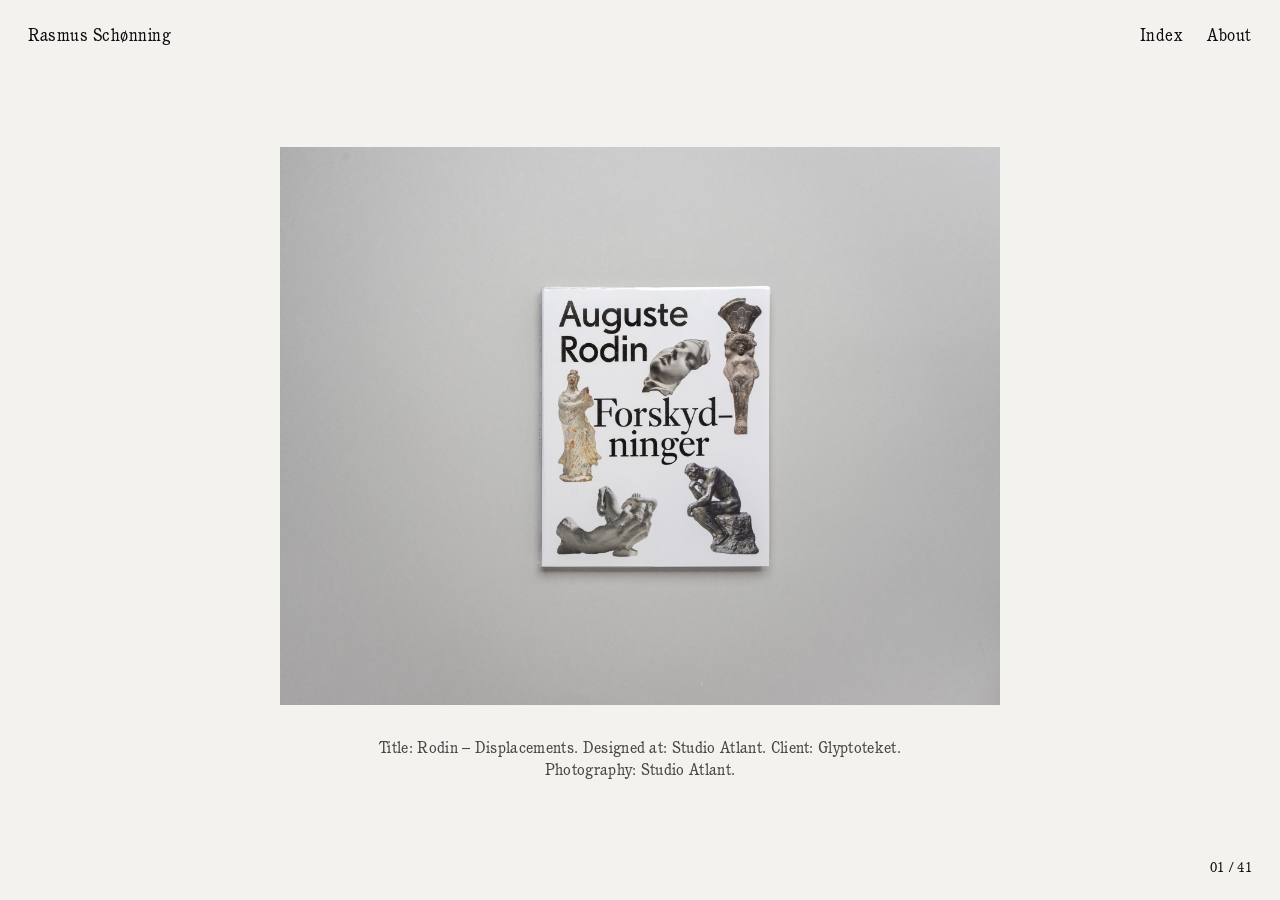
<file: index.html>
<!doctype html>
<html lang="da">
<head>
  <meta charset="UTF-8" />
  <meta name="viewport" content="width=device-width, initial-scale=1" />
  <title>Rasmus Schønning — Grafisk design</title>
  <meta name="description" content="Rasmus Schønning, grafisk designer i København. Identitet, udstillingsdesign, print, bøger og websites." />
  <link rel="stylesheet" href="styles.css" />
</head>
<body class="light-bg">
  <nav class="site-nav">
    <span class="nav-name">Rasmus Schønning</span>
    <div class="nav-right">
      <button class="nav-index-btn" id="indexToggle" type="button">Index</button>
      <a class="nav-link" href="about.html">About</a>
    </div>
  </nav>

  <main class="slideshow" id="slideshow">
    <div class="slide-frame" id="slideFrame">
      <!-- slides injected by script.js -->
    </div>
    <div class="caption-block">
      <p class="caption-credit" id="credit"></p>
    </div>
    <div class="slide-nav-zone prev" aria-label="Forrige"></div>
    <div class="slide-nav-zone next" aria-label="Næste"></div>
  </main>

  <div class="slide-counter" id="counter"></div>

  <section class="index-grid-page" id="indexPage">
    <div class="index-grid" id="indexGrid">
      <!-- grid items injected by script.js -->
    </div>
  </section>

  <script src="script.js"></script>
</body>
</html>
</file>
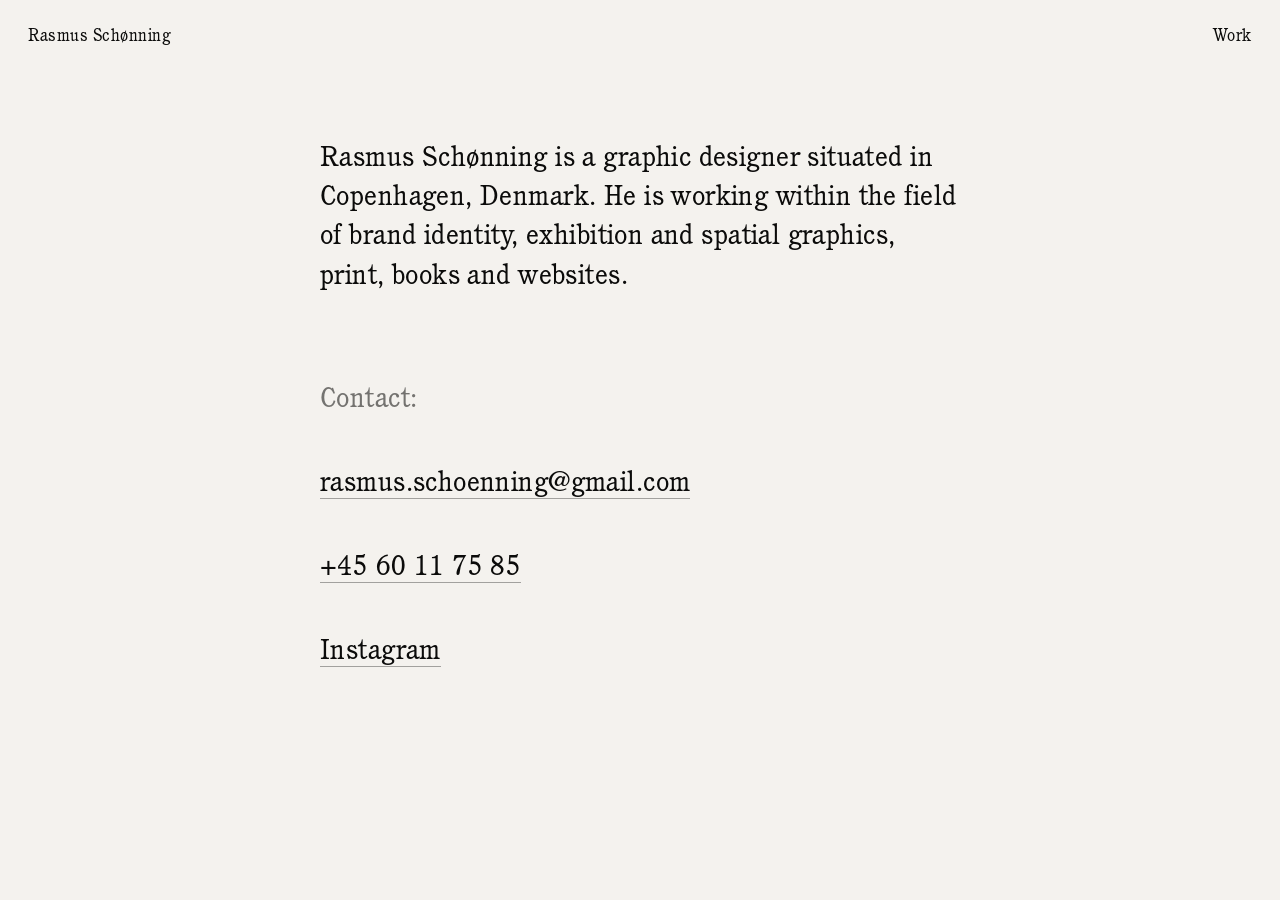
<file: about.html>
<!doctype html>
<html lang="da">
<head>
  <meta charset="UTF-8" />
  <meta name="viewport" content="width=device-width, initial-scale=1" />
  <title>Om — Rasmus Schønning</title>
  <meta name="description" content="Rasmus Schønning, grafisk designer i København. Identitet, udstillingsdesign, print, bøger og websites." />
  <link rel="stylesheet" href="styles.css" />
</head>
<body class="light-bg">
  <nav class="site-nav">
    <a class="nav-name" href="index.html">Rasmus Schønning</a>
    <a class="nav-link" href="index.html">Work</a>
  </nav>

  <main class="about-page">
    <div class="about-copy">
      <p>
        Rasmus Schønning is a graphic designer situated in
        Copenhagen, Denmark. He is working within the field of
        brand identity, exhibition and spatial graphics, print,
        books and websites.
      </p>

      <div class="about-contact">
        <p class="about-contact-label">Contact:</p>
        <p><a href="mailto:rasmus.schoenning@gmail.com">rasmus.schoenning@gmail.com</a></p>
        <p><a href="tel:+4560117585">+45 60 11 75 85</a></p>
        <p><a href="https://www.instagram.com/rasmusschonning/" target="_blank" rel="noopener">Instagram</a></p>
      </div>
    </div>
  </main>
</body>
</html>
</file>
<file: styles.css>
@font-face {
  font-family: "True Serif";
  src: url("fonts/ITC_Cushing_Std_Book.otf") format("opentype");
  font-weight: 400;
  font-style: normal;
  font-display: swap;
}

@font-face {
  font-family: "True Sans";
  src: url("fonts/True-Sans-Book.otf") format("opentype");
  font-weight: 400;
  font-style: normal;
  font-display: swap;
}

:root {
  --ink: #f4f2ee;
  --ink-dim: rgba(244, 242, 238, 0.72);
  --accent: #c1592b;
  --black: #0b0b0a;
  --sans: "True Sans", -apple-system, BlinkMacSystemFont, "Helvetica Neue", Arial, sans-serif;
  --serif: "True Serif", Georgia, "Times New Roman", serif;
  --nav-pad: 28px;
}

* {
  box-sizing: border-box;
  margin: 0;
  padding: 0;
}

html, body {
  height: 100%;
}

body {
  background: var(--black);
  color: var(--ink);
  font-family: var(--sans);
  -webkit-font-smoothing: antialiased;
  overflow-x: hidden;
}

body.light-bg {
  background: var(--ink);
  color: var(--black);
}

a {
  color: inherit;
  text-decoration: none;
}

/* ---------- Nav ---------- */

.site-nav {
  position: fixed;
  top: 0;
  left: 0;
  right: 0;
  z-index: 50;
  display: flex;
  justify-content: space-between;
  align-items: center;
  padding: var(--nav-pad) var(--nav-pad) 0;
  font-family: var(--serif);
  font-size: 17px;
  letter-spacing: 0.03em;
  pointer-events: none;
}

.site-nav a,
.site-nav .nav-name,
.site-nav .nav-index-btn {
  pointer-events: auto;
}

.nav-name {
  font-weight: 400;
}

.nav-link {
  transition: opacity 0.2s ease;
}

.nav-link:hover {
  opacity: 0.7;
}

.nav-right {
  display: flex;
  align-items: center;
  gap: 24px;
}

.nav-index-btn {
  background: none;
  border: none;
  font-family: var(--serif);
  font-size: 17px;
  letter-spacing: 0.03em;
  color: inherit;
  cursor: pointer;
  padding: 0;
  transition: opacity 0.2s ease;
}

.nav-index-btn:hover {
  opacity: 0.7;
}

/* nav sits over dark image by default; light pages need dark text */
body.light-bg .site-nav {
  color: var(--black);
}

/* ---------- Slideshow (index) ---------- */

.slideshow {
  position: relative;
  width: 100vw;
  min-height: 100vh;
  min-height: 100dvh;
  display: flex;
  flex-direction: column;
  align-items: center;
  justify-content: center;
  padding: 120px 8vw 90px;
  cursor: pointer;
}

.slide-frame {
  position: relative;
  width: 100%;
  display: flex;
  align-items: center;
  justify-content: center;
}

.slide {
  position: absolute;
  inset: 0;
  display: flex;
  align-items: center;
  justify-content: center;
  opacity: 0;
  transition: opacity 0.9s ease;
}

.slide.is-active {
  opacity: 1;
  z-index: 2;
  position: relative;
}

.slide img,
.slide video {
  display: block;
  max-width: 100%;
  max-height: 62vh;
  width: auto;
  height: auto;
}

.caption-block {
  margin-top: 34px;
  text-align: center;
  font-family: var(--serif);
  min-height: 40px;
}

.caption-credit {
  font-size: 16px;
  color: rgba(11, 11, 10, 0.75);
  line-height: 1.35;
  letter-spacing: 0.02em;
  max-width: 560px;
  margin: 0 auto;
}

.slide-counter {
  position: fixed;
  right: var(--nav-pad);
  bottom: 22px;
  z-index: 10;
  font-size: 14px;
  font-family: var(--serif);
  letter-spacing: 0.02em;
  color: var(--black);
  font-variant-numeric: tabular-nums;
  pointer-events: none;
}

/* click zones for prev/next, invisible */
.slide-nav-zone {
  position: absolute;
  top: 0;
  bottom: 0;
  width: 40%;
  z-index: 6;
}

.slide-nav-zone.prev {
  left: 0;
}

.slide-nav-zone.next {
  right: 0;
}

/* ---------- About page ---------- */

.about-page {
  min-height: 100vh;
  background: var(--ink);
  color: var(--black);
  padding: 140px 8vw 100px;
  display: flex;
  justify-content: center;
}

.about-copy {
  width: 100%;
  max-width: 640px;
}

.about-copy p {
  font-family: var(--serif);
  font-size: clamp(22px, 2.4vw, 28px);
  line-height: 1.4;
  letter-spacing: 0.015em;
  margin-bottom: 1.6em;
}

.about-copy .role {
  color: rgba(11, 11, 10, 0.6);
  font-family: var(--sans);
  font-size: 14px;
  letter-spacing: 0.02em;
  margin-bottom: 2.2em;
}

.about-contact {
  margin-top: 3em;
  font-family: var(--serif);
  font-size: clamp(22px, 2.4vw, 28px);
  line-height: 1.7;
  letter-spacing: 0.015em;
}

.about-contact a {
  border-bottom: 1px solid rgba(11, 11, 10, 0.35);
  transition: border-color 0.2s ease, opacity 0.2s ease;
}

.about-contact-label {
  color: rgba(11, 11, 10, 0.55);
  margin-bottom: 0.2em;
}

.about-contact a:hover {
  border-color: var(--accent);
  color: var(--accent);
}

/* ---------- Index grid ---------- */

.index-grid-page {
  display: none;
  min-height: 100vh;
  padding: 120px 40px 100px;
}

.index-grid-page.is-visible {
  display: block;
}

.index-grid {
  column-count: 4;
  column-gap: 32px;
  max-width: 1800px;
  margin: 0 auto;
}

.index-item {
  cursor: pointer;
  text-align: center;
  display: block;
  break-inside: avoid;
  margin-bottom: 44px;
}

.index-thumb {
  width: 100%;
  background-color: rgba(11, 11, 10, 0.05);
  position: relative;
  transition: opacity 0.2s ease;
}

.index-thumb img {
  display: block;
  width: 100%;
  height: auto;
}

.index-item:hover .index-thumb {
  opacity: 0.82;
}

.index-thumb .index-play {
  position: absolute;
  top: 8px;
  right: 8px;
  width: 22px;
  height: 22px;
  border-radius: 50%;
  background: rgba(11, 11, 10, 0.55);
  display: flex;
  align-items: center;
  justify-content: center;
}

.index-thumb .index-play::after {
  content: "";
  border-style: solid;
  border-width: 5px 0 5px 8px;
  border-color: transparent transparent transparent #f4f2ee;
  margin-left: 2px;
}

.index-caption {
  margin-top: 10px;
  font-family: var(--serif);
  font-size: 11px;
  letter-spacing: normal;
  line-height: 1.35;
  color: var(--black);
}

@media (max-width: 900px) {
  .index-grid {
    column-count: 3;
  }
}

@media (max-width: 640px) {
  .index-grid-page {
    padding: 100px 20px 70px;
  }
  .index-grid {
    column-count: 2;
    column-gap: 18px;
  }
  .index-item {
    margin-bottom: 26px;
  }
}

@media (max-width: 820px) {
  .about-page {
    padding: 100px 24px 80px;
  }
  .slideshow {
    padding: 100px 6vw 70px;
  }
  .slide img,
  .slide video {
    max-height: 50vh;
  }
  .caption-credit {
    font-size: 14px;
  }
}

@media (max-width: 480px) {
  :root {
    --nav-pad: 18px;
  }
  .site-nav {
    font-size: 14px;
  }
  .nav-index-btn {
    font-size: 14px;
  }
  .nav-right {
    gap: 16px;
  }
  .slideshow {
    padding: 92px 5vw 60px;
  }
  .slide img,
  .slide video {
    max-height: 44vh;
  }
  .caption-block {
    margin-top: 22px;
  }
  .caption-credit {
    font-size: 13px;
    max-width: 100%;
  }
  .slide-counter {
    font-size: 12px;
    bottom: 16px;
  }
  .about-copy p,
  .about-contact {
    font-size: 19px;
  }
}
</file>
